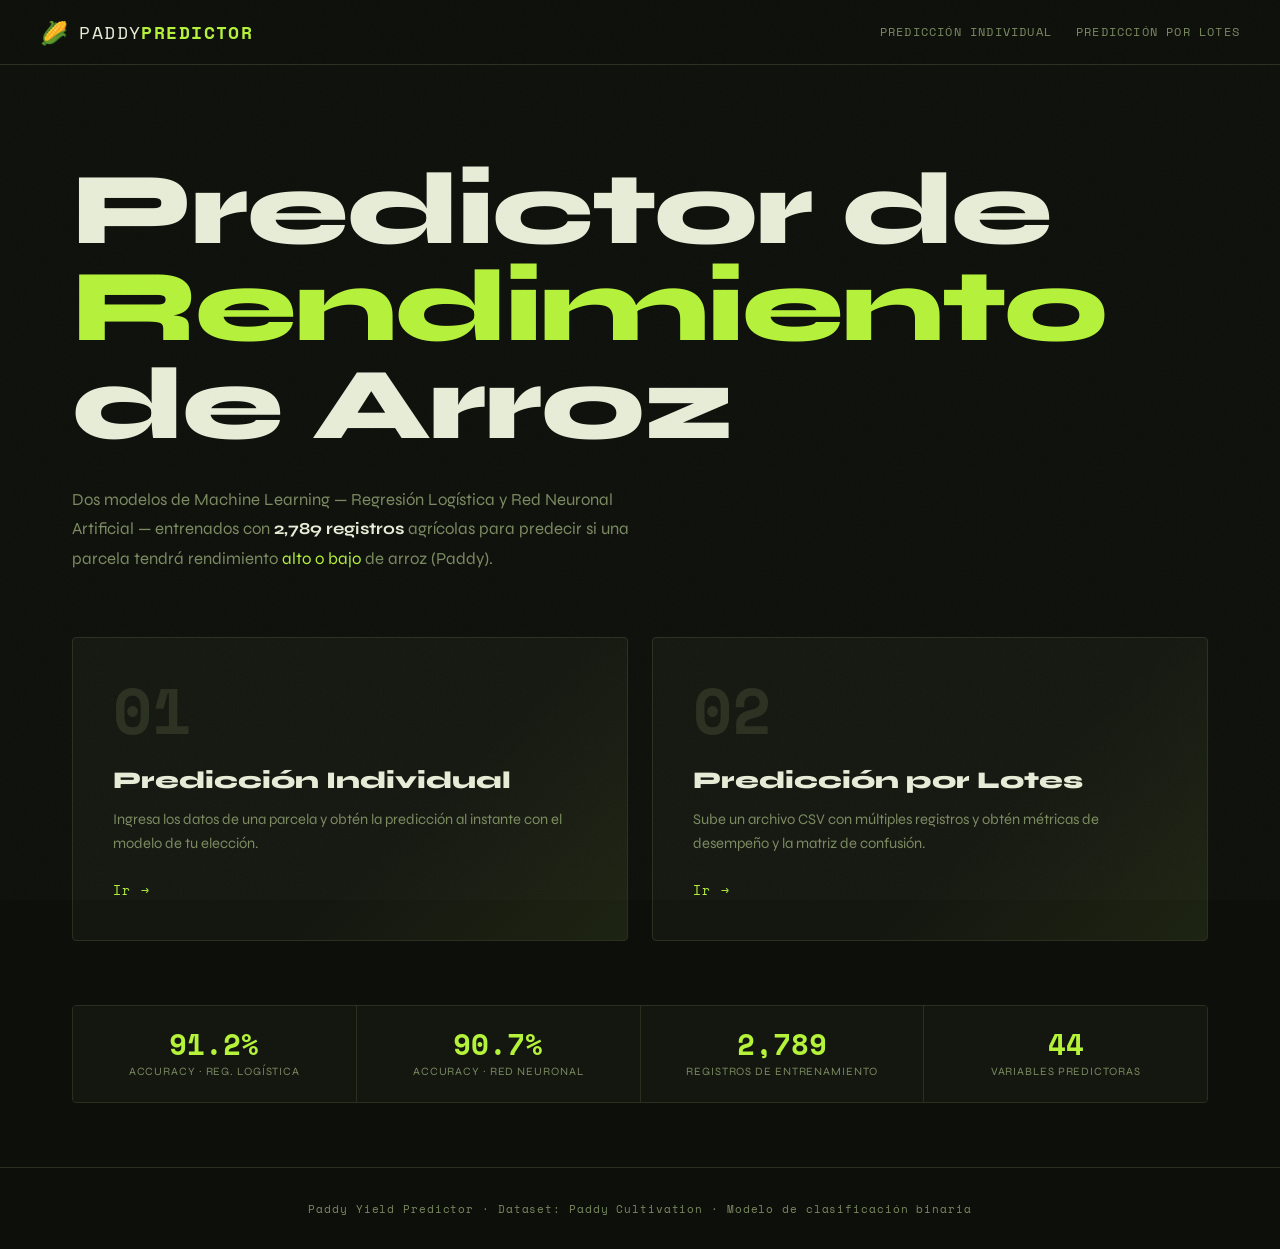
<file: index.html>
<!DOCTYPE html>
<html lang="es">
<head>
  <meta charset="UTF-8" />
  <meta name="viewport" content="width=device-width, initial-scale=1.0"/>
  <title>Paddy Yield Predictor</title>
  <link rel="preconnect" href="https://fonts.googleapis.com">
  <link href="https://fonts.googleapis.com/css2?family=Space+Mono:wght@400;700&family=Syne:wght@400;600;800&display=swap" rel="stylesheet">
  <link rel="stylesheet" href="style.css">
</head>
<body>

  <div class="noise"></div>

  <header>
    <div class="header-inner">
      <div class="logo">
        <span class="logo-icon">🌽</span>
        <span class="logo-text">PADDY<b>PREDICTOR</b></span>
      </div>
      <nav>
        <a href="individual.html" class="nav-link">Predicción Individual</a>
        <a href="lotes.html" class="nav-link">Predicción por Lotes</a>
      </nav>
    </div>
  </header>

  <main class="hero">
  
    <h1 class="hero-title">
      Predictor de<br>
      <span class="accent">Rendimiento</span><br>
      de Arroz
    </h1>
    <p class="hero-desc">
      Dos modelos de Machine Learning — Regresión Logística y Red Neuronal Artificial —
      entrenados con <strong>2,789 registros</strong> agrícolas para predecir si una parcela
      tendrá rendimiento <em>alto o bajo</em> de arroz (Paddy).
    </p>

    <div class="cards">
      <a href="individual.html" class="card card-individual">
        <div class="card-number">01</div>
        <div class="card-content">
          <h2>Predicción Individual</h2>
          <p>Ingresa los datos de una parcela y obtén la predicción al instante con el modelo de tu elección.</p>
          <span class="card-cta">Ir →</span>
        </div>
      </a>
      <a href="lotes.html" class="card card-lotes">
        <div class="card-number">02</div>
        <div class="card-content">
          <h2>Predicción por Lotes</h2>
          <p>Sube un archivo CSV con múltiples registros y obtén métricas de desempeño y la matriz de confusión.</p>
          <span class="card-cta">Ir →</span>
        </div>
      </a>
    </div>

    <div class="metrics-strip">
      <div class="metric">
        <span class="metric-val">91.2%</span>
        <span class="metric-label">Accuracy · Reg. Logística</span>
      </div>
      <div class="metric-sep"></div>
      <div class="metric">
        <span class="metric-val">90.7%</span>
        <span class="metric-label">Accuracy · Red Neuronal</span>
      </div>
      <div class="metric-sep"></div>
      <div class="metric">
        <span class="metric-val">2,789</span>
        <span class="metric-label">Registros de entrenamiento</span>
      </div>
      <div class="metric-sep"></div>
      <div class="metric">
        <span class="metric-val">44</span>
        <span class="metric-label">Variables predictoras</span>
      </div>
    </div>
  </main>

  <footer>
    <span>Paddy Yield Predictor · Dataset: Paddy Cultivation · Modelo de clasificación binaria</span>
  </footer>

  <script src="models/model.js"></script>
</body>
</html>
</file>
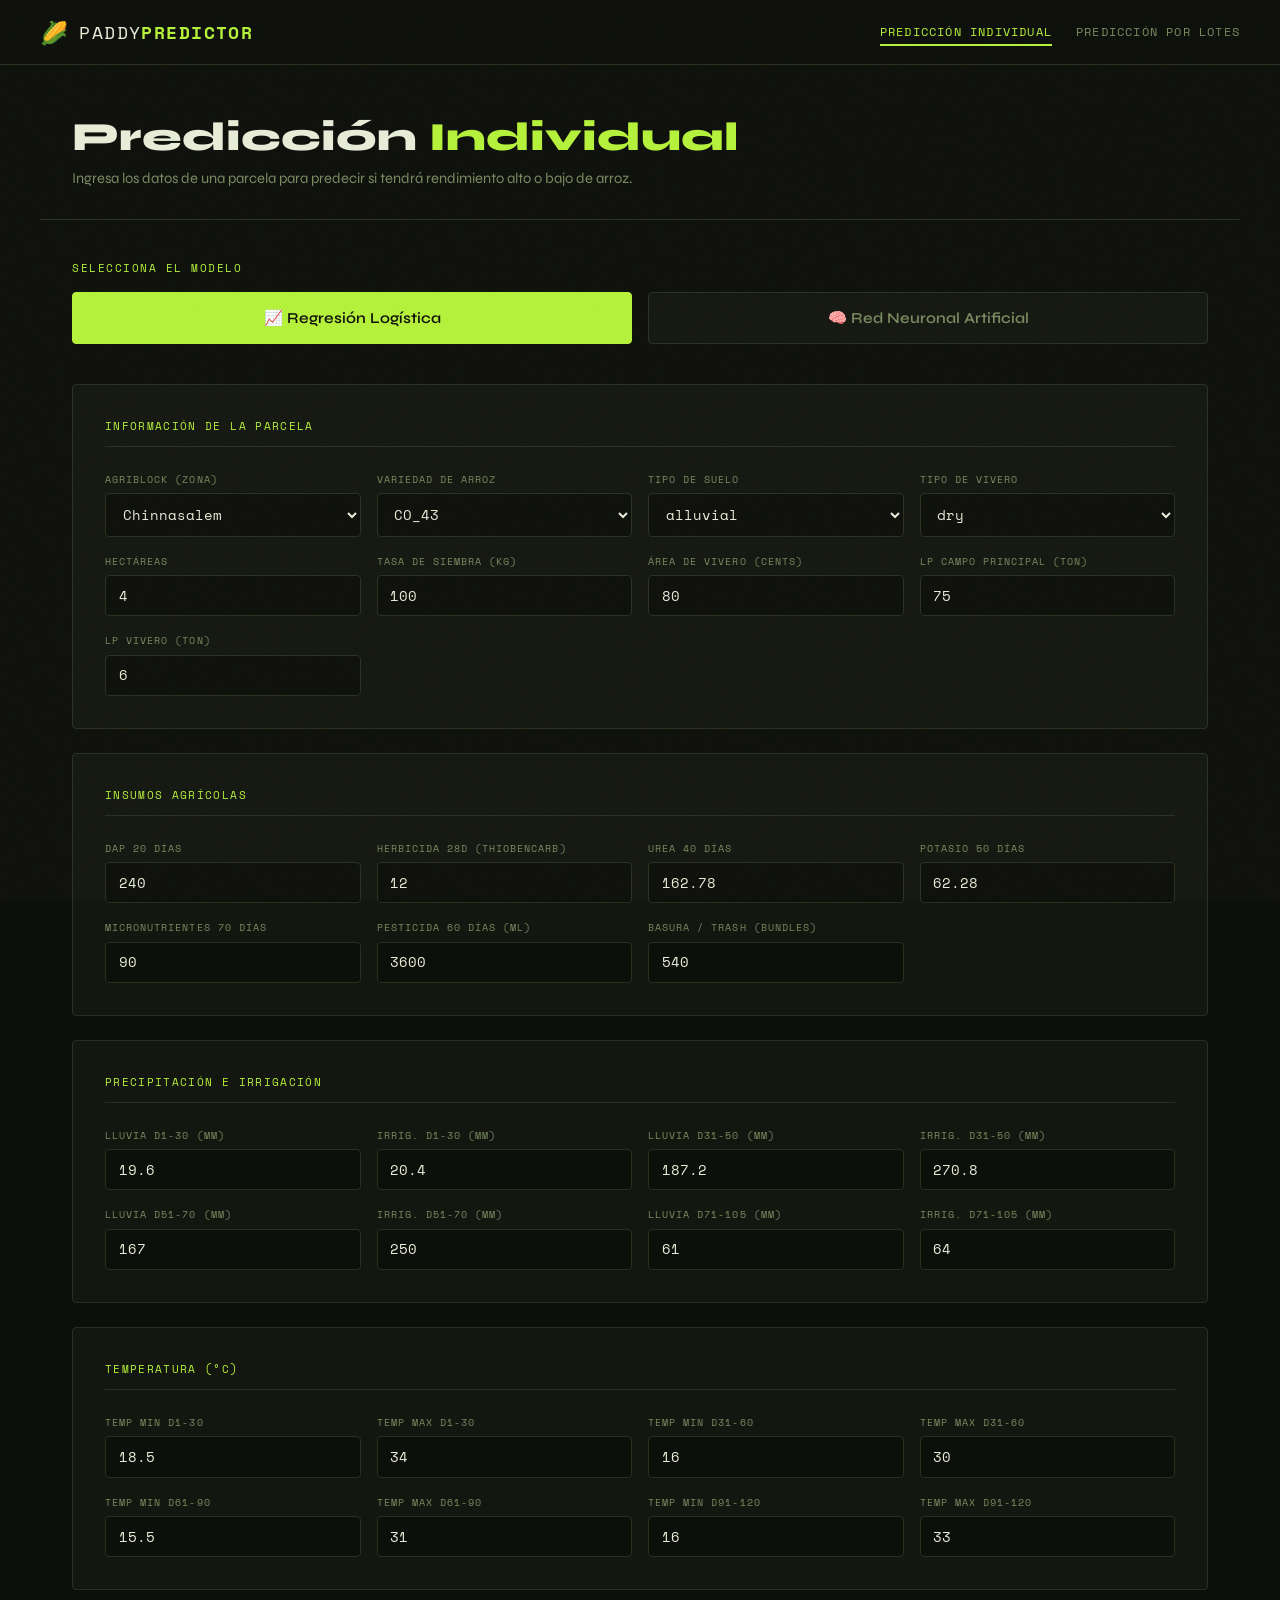
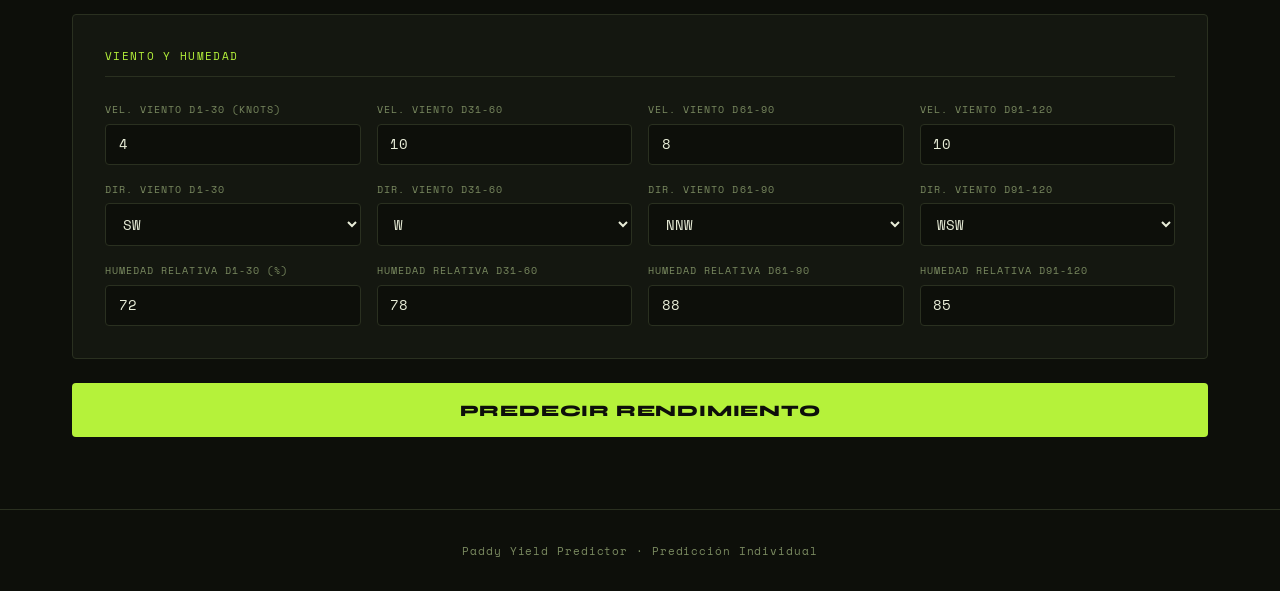
<file: individual.html>
<!DOCTYPE html>
<html lang="es">
<head>
  <meta charset="UTF-8"/>
  <meta name="viewport" content="width=device-width, initial-scale=1.0"/>
  <title>Predicción Individual · PaddyAI</title>
  <link rel="preconnect" href="https://fonts.googleapis.com">
  <link href="https://fonts.googleapis.com/css2?family=Space+Mono:wght@400;700&family=Syne:wght@400;600;800&display=swap" rel="stylesheet">
  <link rel="stylesheet" href="style.css">
</head>
<body>
<div class="noise"></div>

<header>
  <div class="header-inner">
    <a href="index.html" class="logo">
      <span class="logo-icon">🌽</span>
      <span class="logo-text">PADDY<b>PREDICTOR</b></span>
    </a>
    <nav>
      <a href="individual.html" class="nav-link active">Predicción Individual</a>
      <a href="lotes.html" class="nav-link">Predicción por Lotes</a>
    </nav>
  </div>
</header>

<div class="page-header">
  <h1>Predicción <span class="accent">Individual</span></h1>
  <p>Ingresa los datos de una parcela para predecir si tendrá rendimiento alto o bajo de arroz.</p>
</div>

<div class="page-content">

  <!-- Model Selector -->
  <div style="margin-bottom:1rem">
    <span class="section-label">Selecciona el modelo</span>
  </div>
  <div class="model-selector">
    <button class="model-btn active" id="btnLR" onclick="selectModel('lr')">
      📈 Regresión Logística
    </button>
    <button class="model-btn" id="btnNN" onclick="selectModel('nn')">
      🧠 Red Neuronal Artificial
    </button>
  </div>

  <!-- Form -->
  <form id="predForm" onsubmit="runPredict(event)">

    <div class="form-section">
      <div class="form-section-title"> Información de la parcela</div>
      <div class="form-grid">
        <div class="field">
          <label>Agriblock (Zona)</label>
          <select name="Agriblock">
            <option>Chinnasalem</option><option>Cuddalore</option>
            <option>Kallakurichi</option><option>Kurinjipadi</option><option>Panruti</option>
          </select>
        </div>
        <div class="field">
          <label>Variedad de arroz</label>
          <select name="Variety">
            <option>CO_43</option><option>delux ponni</option><option>ponmani</option>
          </select>
        </div>
        <div class="field">
          <label>Tipo de suelo</label>
          <select name="Soil Types">
            <option>alluvial</option><option>clay</option>
          </select>
        </div>
        <div class="field">
          <label>Tipo de vivero</label>
          <select name="Nursery">
            <option>dry</option><option>wet</option>
          </select>
        </div>
        <div class="field">
          <label>Hectáreas</label>
          <input type="number" name="Hectares" value="4" min="1" max="6" step="0.5"/>
        </div>
        <div class="field">
          <label>Tasa de siembra (Kg)</label>
          <input type="number" name="Seedrate(in Kg)" value="100" min="25" max="150"/>
        </div>
        <div class="field">
          <label>Área de vivero (Cents)</label>
          <input type="number" name="Nursery area (Cents)" value="80" min="20" max="120"/>
        </div>
        <div class="field">
          <label>LP Campo principal (Ton)</label>
          <input type="number" name="LP_Mainfield(in Tonnes)" value="75" step="0.5"/>
        </div>
        <div class="field">
          <label>LP Vivero (Ton)</label>
          <input type="number" name="LP_nurseryarea(in Tonnes)" value="6"/>
        </div>
      </div>
    </div>

    <div class="form-section">
      <div class="form-section-title"> Insumos agrícolas</div>
      <div class="form-grid">
        <div class="field">
          <label>DAP 20 días</label>
          <input type="number" name="DAP_20days" value="240"/>
        </div>
        <div class="field">
          <label>Herbicida 28D (thiobencarb)</label>
          <input type="number" name="Weed28D_thiobencarb" value="12"/>
        </div>
        <div class="field">
          <label>Urea 40 días</label>
          <input type="number" name="Urea_40Days" value="162.78" step="0.01"/>
        </div>
        <div class="field">
          <label>Potasio 50 días</label>
          <input type="number" name="Potassh_50Days" value="62.28" step="0.01"/>
        </div>
        <div class="field">
          <label>Micronutrientes 70 días</label>
          <input type="number" name="Micronutrients_70Days" value="90"/>
        </div>
        <div class="field">
          <label>Pesticida 60 días (ml)</label>
          <input type="number" name="Pest_60Day(in ml)" value="3600"/>
        </div>
        <div class="field">
          <label>Basura / Trash (bundles)</label>
          <input type="number" name="Trash(in bundles)" value="540"/>
        </div>
      </div>
    </div>

    <div class="form-section">
      <div class="form-section-title"> Precipitación e irrigación</div>
      <div class="form-grid">
        <div class="field"><label>Lluvia D1-30 (mm)</label><input type="number" name="30DRain( in mm)" value="19.6" step="0.1"/></div>
        <div class="field"><label>Irrig. D1-30 (mm)</label><input type="number" name="30DAI(in mm)" value="20.4" step="0.1"/></div>
        <div class="field"><label>Lluvia D31-50 (mm)</label><input type="number" name="30_50DRain( in mm)" value="187.2" step="0.1"/></div>
        <div class="field"><label>Irrig. D31-50 (mm)</label><input type="number" name="30_50DAI(in mm)" value="270.8" step="0.1"/></div>
        <div class="field"><label>Lluvia D51-70 (mm)</label><input type="number" name="51_70DRain(in mm)" value="167" step="0.1"/></div>
        <div class="field"><label>Irrig. D51-70 (mm)</label><input type="number" name="51_70AI(in mm)" value="250" step="0.1"/></div>
        <div class="field"><label>Lluvia D71-105 (mm)</label><input type="number" name="71_105DRain(in mm)" value="61" step="0.1"/></div>
        <div class="field"><label>Irrig. D71-105 (mm)</label><input type="number" name="71_105DAI(in mm)" value="64" step="0.1"/></div>
      </div>
    </div>

    <div class="form-section">
      <div class="form-section-title"> Temperatura (°C)</div>
      <div class="form-grid">
        <div class="field"><label>Temp min D1-30</label><input type="number" name="Min temp_D1_D30" value="18.5" step="0.5"/></div>
        <div class="field"><label>Temp max D1-30</label><input type="number" name="Max temp_D1_D30" value="34"/></div>
        <div class="field"><label>Temp min D31-60</label><input type="number" name="Min temp_D31_D60" value="16" step="0.5"/></div>
        <div class="field"><label>Temp max D31-60</label><input type="number" name="Max temp_D31_D60" value="30"/></div>
        <div class="field"><label>Temp min D61-90</label><input type="number" name="Min temp_D61_D90" value="15.5" step="0.5"/></div>
        <div class="field"><label>Temp max D61-90</label><input type="number" name="Max temp_D61_D90" value="31" step="0.5"/></div>
        <div class="field"><label>Temp min D91-120</label><input type="number" name="Min temp_D91_D120" value="16" step="0.5"/></div>
        <div class="field"><label>Temp max D91-120</label><input type="number" name="Max temp_D91_D120" value="33" step="0.5"/></div>
      </div>
    </div>

    <div class="form-section">
      <div class="form-section-title"> Viento y Humedad</div>
      <div class="form-grid">
        <div class="field"><label>Vel. viento D1-30 (knots)</label><input type="number" name="Inst Wind Speed_D1_D30(in Knots)" value="4"/></div>
        <div class="field"><label>Vel. viento D31-60</label><input type="number" name="Inst Wind Speed_D31_D60(in Knots)" value="10"/></div>
        <div class="field"><label>Vel. viento D61-90</label><input type="number" name="Inst Wind Speed_D61_D90(in Knots)" value="8"/></div>
        <div class="field"><label>Vel. viento D91-120</label><input type="number" name="Inst Wind Speed_D91_D120(in Knots)" value="10"/></div>
        <div class="field">
          <label>Dir. viento D1-30</label>
          <select name="Wind Direction_D1_D30"><option>SW</option><option>E</option><option>ENE</option><option>NW</option><option>SSE</option></select>
        </div>
        <div class="field">
          <label>Dir. viento D31-60</label>
          <select name="Wind Direction_D31_D60"><option>W</option><option>ENE</option><option>NE</option><option>S</option><option>WNW</option></select>
        </div>
        <div class="field">
          <label>Dir. viento D61-90</label>
          <select name="Wind Direction_D61_D90"><option>NNW</option><option>NE</option><option>NNE</option><option>SE</option><option>SW</option></select>
        </div>
        <div class="field">
          <label>Dir. viento D91-120</label>
          <select name="Wind Direction_D91_D120"><option>WSW</option><option>NNW</option><option>NW</option><option>S</option><option>SSE</option><option>W</option></select>
        </div>
        <div class="field"><label>Humedad relativa D1-30 (%)</label><input type="number" name="Relative Humidity_D1_D30" value="72" step="0.5"/></div>
        <div class="field"><label>Humedad relativa D31-60</label><input type="number" name="Relative Humidity_D31_D60" value="78"/></div>
        <div class="field"><label>Humedad relativa D61-90</label><input type="number" name="Relative Humidity_D61_D90" value="88"/></div>
        <div class="field"><label>Humedad relativa D91-120</label><input type="number" name="Relative Humidity_D91_D120" value="85"/></div>
      </div>
    </div>

    <button type="submit" class="predict-btn"> PREDECIR RENDIMIENTO</button>
  </form>

  <!-- Result -->
  <div class="result-box" id="resultBox">
    <span class="section-label">Resultado</span>
    <div class="result-verdict" id="resultVerdict"></div>
    <div class="result-sub" id="resultSub"></div>
    <div class="result-prob" id="resultProb"></div>
  </div>

</div>

<footer>
  <span>Paddy Yield Predictor · Predicción Individual</span>
</footer>

<script src="models/model_data.js"></script>
<script src="models/model.js"></script>
<script>
  let currentModel = 'lr';

  function selectModel(m) {
    currentModel = m;
    document.getElementById('btnLR').classList.toggle('active', m === 'lr');
    document.getElementById('btnNN').classList.toggle('active', m === 'nn');
    document.getElementById('resultBox').classList.remove('show');
  }

  function runPredict(e) {
    e.preventDefault();
    const form = document.getElementById('predForm');
    const data = Object.fromEntries(new FormData(form).entries());
    const result = predict(data, currentModel);

    const box = document.getElementById('resultBox');
    const verdict = document.getElementById('resultVerdict');
    const sub = document.getElementById('resultSub');
    const prob = document.getElementById('resultProb');
    const modelName = currentModel === 'lr' ? 'Regresión Logística' : 'Red Neuronal Artificial';
    const pct = (result.prob * 100).toFixed(1);
    const median = MODEL_DATA.median_yield.toLocaleString('es');

    if (result.pred === 1) {
      verdict.textContent = ' Rendimiento ALTO';
      verdict.className = 'result-verdict high';
      sub.textContent = `Modelo: ${modelName} · Probabilidad: ${pct}% · Umbral: mediana ≥ ${median} Kg`;
    } else {
      verdict.textContent = ' Rendimiento BAJO';
      verdict.className = 'result-verdict low';
      sub.textContent = `Modelo: ${modelName} · Probabilidad de alto: ${pct}% · Umbral: mediana ${median} Kg`;
    }

    prob.innerHTML = `
      <div style="display:flex;align-items:center;gap:1rem;margin-top:1rem;">
        <span style="font-family:var(--font-mono);font-size:0.75rem;color:var(--muted);min-width:120px">P(rendimiento alto)</span>
        <div class="prob-bar-wrap" style="flex:1">
          <div class="prob-bar" style="width:${pct}%"></div>
        </div>
        <span style="font-family:var(--font-mono);font-size:0.9rem;color:var(--accent);min-width:45px">${pct}%</span>
      </div>
    `;

    box.classList.add('show');
    box.scrollIntoView({ behavior: 'smooth', block: 'nearest' });
  }
</script>
</body>
</html>
</file>
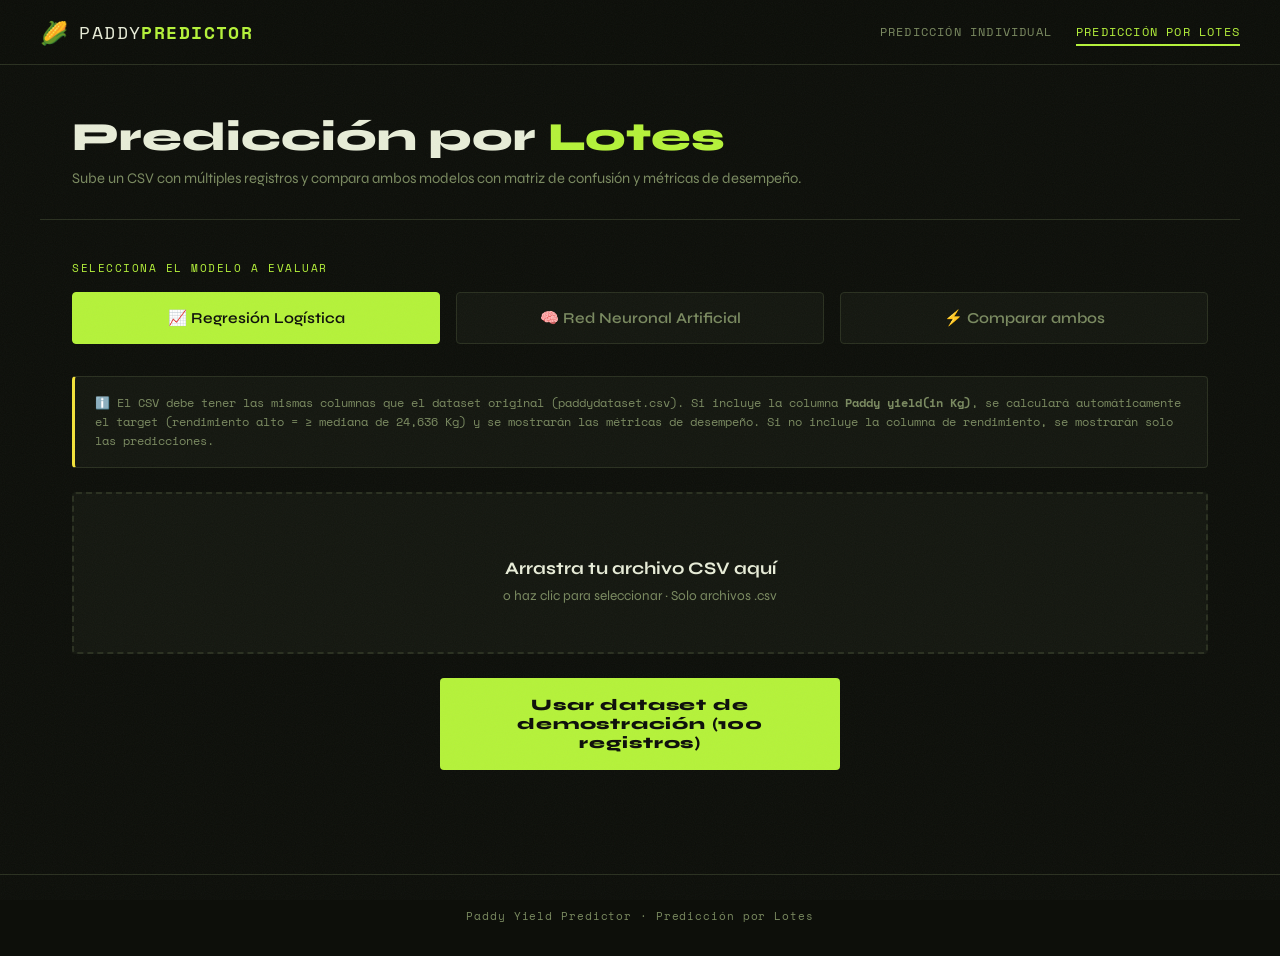
<file: lotes.html>
<!DOCTYPE html>
<html lang="es">
<head>
  <meta charset="UTF-8"/>
  <meta name="viewport" content="width=device-width, initial-scale=1.0"/>
  <title>Predicción por Lotes · PaddyAI</title>
  <link rel="preconnect" href="https://fonts.googleapis.com">
  <link href="https://fonts.googleapis.com/css2?family=Space+Mono:wght@400;700&family=Syne:wght@400;600;800&display=swap" rel="stylesheet">
  <link rel="stylesheet" href="style.css">
  <style>
    .results-panel { margin-top: 2rem; }
    .panel-title {
      font-family: var(--font-mono);
      font-size: 0.7rem;
      letter-spacing: 0.12em;
      text-transform: uppercase;
      color: var(--accent);
      margin-bottom: 1.25rem;
    }
    .cm-block {
      background: var(--surface);
      border: 1px solid var(--border);
      border-radius: var(--radius);
      padding: 2rem;
      margin-bottom: 1.5rem;
    }
    .model-tag {
      font-family: var(--font-mono);
      font-size: 0.72rem;
      letter-spacing: 0.1em;
      text-transform: uppercase;
      padding: 0.3rem 0.75rem;
      border-radius: 2px;
      display: inline-block;
      margin-bottom: 1.25rem;
    }
    .tag-lr { background: rgba(181,242,58,0.15); color: var(--accent); }
    .tag-nn { background: rgba(242,226,58,0.15); color: var(--accent2); }

    .compare-grid {
      display: grid;
      grid-template-columns: 1fr 1fr;
      gap: 1.5rem;
      margin-bottom: 2rem;
    }
    @media(max-width:800px){ .compare-grid { grid-template-columns: 1fr; } }

    .preview-table-wrap {
      overflow-x: auto;
      max-height: 280px;
      border: 1px solid var(--border);
      border-radius: var(--radius);
    }
    .preview-table {
      width: 100%; border-collapse: collapse;
      font-family: var(--font-mono); font-size: 0.72rem;
    }
    .preview-table th {
      background: var(--surface2);
      padding: 0.5rem 0.75rem;
      text-align: left;
      color: var(--muted);
      border-bottom: 1px solid var(--border);
      white-space: nowrap;
      position: sticky; top: 0;
    }
    .preview-table td {
      padding: 0.45rem 0.75rem;
      border-bottom: 1px solid var(--border);
      white-space: nowrap;
    }
    .badge-high { color: var(--accent); font-weight: 700; }
    .badge-low { color: var(--danger); font-weight: 700; }
    .badge-correct { background: rgba(181,242,58,0.15); }
    .badge-wrong { background: rgba(242,90,58,0.1); }

    .info-note {
      background: var(--surface);
      border: 1px solid var(--border);
      border-left: 3px solid var(--accent2);
      border-radius: var(--radius);
      padding: 1rem 1.25rem;
      font-family: var(--font-mono);
      font-size: 0.75rem;
      color: var(--muted);
      line-height: 1.6;
      margin-bottom: 1.5rem;
    }
  </style>
</head>
<body>
<div class="noise"></div>

<header>
  <div class="header-inner">
    <a href="index.html" class="logo">
      <span class="logo-icon">🌽</span>
      <span class="logo-text">PADDY<b>PREDICTOR</b></span>
    </a>
    <nav>
      <a href="individual.html" class="nav-link">Predicción Individual</a>
      <a href="lotes.html" class="nav-link active">Predicción por Lotes</a>
    </nav>
  </div>
</header>

<div class="page-header">
  <h1>Predicción por <span class="accent">Lotes</span></h1>
  <p>Sube un CSV con múltiples registros y compara ambos modelos con matriz de confusión y métricas de desempeño.</p>
</div>

<div class="page-content">

  <!-- Model Selector -->
  <span class="section-label">Selecciona el modelo a evaluar</span>
  <div class="model-selector" style="margin-bottom:2rem">
    <button class="model-btn active" id="btnLR" onclick="selectModel('lr')">📈 Regresión Logística</button>
    <button class="model-btn" id="btnNN" onclick="selectModel('nn')">🧠 Red Neuronal Artificial</button>
    <button class="model-btn" id="btnBoth" onclick="selectModel('both')">⚡ Comparar ambos</button>
  </div>

  <!-- Info note -->
  <div class="info-note">
    ℹ️ El CSV debe tener las mismas columnas que el dataset original (paddydataset.csv).
    Si incluye la columna <strong>Paddy yield(in Kg)</strong>, se calculará automáticamente el target
    (rendimiento alto = ≥ mediana de 24,636 Kg) y se mostrarán las métricas de desempeño.
    Si no incluye la columna de rendimiento, se mostrarán solo las predicciones.
  </div>

  <!-- Upload Zone -->
  <div class="upload-zone" id="uploadZone" onclick="document.getElementById('fileInput').click()"
       ondragover="handleDragOver(event)" ondrop="handleDrop(event)">
    <div class="upload-icon"></div>
    <h3>Arrastra tu archivo CSV aquí</h3>
    <p>o haz clic para seleccionar · Solo archivos .csv</p>
    <input type="file" id="fileInput" accept=".csv" onchange="handleFile(event)"/>
  </div>

  <!-- Use demo dataset -->
  <div style="text-align:center; margin-bottom:2rem">
    <button class="predict-btn" onclick="loadDemo()" style="max-width:400px;display:inline-block">
       Usar dataset de demostración (100 registros)
    </button>
  </div>

  <!-- Results -->
  <div id="resultsPanel" class="results-panel" style="display:none">

    <div id="previewSection" style="margin-bottom:2rem">
      <div class="panel-title" id="previewTitle"></div>
      <div class="preview-table-wrap" id="previewTable"></div>
    </div>

    <div id="metricsSection" style="display:none">
      <div class="panel-title">Métricas de Desempeño</div>
      <div class="compare-grid" id="cmGrid"></div>
      <div id="metricsTable"></div>
    </div>

  </div>

</div>

<footer>
  <span>Paddy Yield Predictor · Predicción por Lotes</span>
</footer>

<script src="models/model_data.js"></script>
<script src="models/model.js"></script>
<script>
  let currentModel = 'lr';
  let loadedRows = [];

  function selectModel(m) {
    currentModel = m;
    ['lr','nn','both'].forEach(id => {
      document.getElementById('btn' + id.charAt(0).toUpperCase() + id.slice(1))
        .classList.toggle('active', m === id);
    });
    if (loadedRows.length > 0) renderResults(loadedRows);
  }

  // ===== FILE HANDLING =====
  function handleDragOver(e) { e.preventDefault(); document.getElementById('uploadZone').classList.add('drag'); }
  function handleDrop(e) {
    e.preventDefault();
    document.getElementById('uploadZone').classList.remove('drag');
    const file = e.dataTransfer.files[0];
    if (file) parseCSV(file);
  }
  function handleFile(e) {
    const file = e.target.files[0];
    if (file) parseCSV(file);
  }

  function parseCSV(file) {
    const reader = new FileReader();
    reader.onload = (e) => {
      const text = e.target.result;
      const rows = csvToRows(text);
      loadedRows = rows;
      renderResults(rows);
    };
    reader.readAsText(file);
  }

  function csvToRows(text) {
    const lines = text.trim().split('\n');
    const headers = lines[0].split(',').map(h => h.trim().replace(/\r/g,''));
    return lines.slice(1).map(line => {
      const vals = line.split(',').map(v => v.trim().replace(/\r/g,''));
      const obj = {};
      headers.forEach((h, i) => obj[h] = vals[i] || '');
      return obj;
    }).filter(r => Object.values(r).some(v => v));
  }

  function loadDemo() {
    // Use first 100 rows equivalent - we'll build sample data from the model scaler mean
    // Just load the dataset as-is with a note
    const sampleRows = buildSampleRows(100);
    loadedRows = sampleRows;
    renderResults(sampleRows);
  }

  function buildSampleRows(n) {
    // Build realistic demo rows from the categorical options and numeric means
    const agriblocks = ['Chinnasalem','Cuddalore','Kallakurichi','Kurinjipadi','Panruti'];
    const varieties = ['CO_43','delux ponni','ponmani'];
    const soils = ['alluvial','clay'];
    const nurseries = ['dry','wet'];
    const windDirs1 = ['SW','E','ENE','NW','SSE'];
    const windDirs2 = ['ENE','NE','S','W','WNW'];
    const windDirs3 = ['NE','NNE','NNW','SE','SW'];
    const windDirs4 = ['NNW','NW','S','SSE','W','WSW'];
    const rows = [];
    // Seed simple LCG for reproducible demo
    let seed = 42;
    function rand() { seed = (seed * 1664525 + 1013904223) & 0x7fffffff; return seed / 0x7fffffff; }
    function rnd(min, max) { return +(min + rand() * (max - min)).toFixed(1); }
    function pick(arr) { return arr[Math.floor(rand() * arr.length)]; }

    for (let i = 0; i < n; i++) {
      const yieldKg = rnd(8000, 38000);
      rows.push({
        'Hectares': rnd(1,6),
        'Agriblock': pick(agriblocks),
        'Variety': pick(varieties),
        'Soil Types': pick(soils),
        'Seedrate(in Kg)': rnd(25,150),
        'LP_Mainfield(in Tonnes)': rnd(40,100),
        'Nursery': pick(nurseries),
        'Nursery area (Cents)': rnd(20,120),
        'LP_nurseryarea(in Tonnes)': rnd(2,10),
        'DAP_20days': rnd(100,400),
        'Weed28D_thiobencarb': rnd(6,20),
        'Urea_40Days': rnd(100,250),
        'Potassh_50Days': rnd(40,100),
        'Micronutrients_70Days': rnd(50,150),
        'Pest_60Day(in ml)': rnd(2000,6000),
        '30DRain( in mm)': rnd(5,50),
        '30DAI(in mm)': rnd(5,50),
        '30_50DRain( in mm)': rnd(100,300),
        '30_50DAI(in mm)': rnd(150,350),
        '51_70DRain(in mm)': rnd(80,250),
        '51_70AI(in mm)': rnd(100,300),
        '71_105DRain(in mm)': rnd(30,100),
        '71_105DAI(in mm)': rnd(30,100),
        'Min temp_D1_D30': rnd(16,22),
        'Max temp_D1_D30': rnd(28,37),
        'Min temp_D31_D60': rnd(14,20),
        'Max temp_D31_D60': rnd(26,36),
        'Min temp_D61_D90': rnd(13,19),
        'Max temp_D61_D90': rnd(27,35),
        'Min temp_D91_D120': rnd(14,20),
        'Max temp_D91_D120': rnd(28,36),
        'Inst Wind Speed_D1_D30(in Knots)': rnd(2,15),
        'Inst Wind Speed_D31_D60(in Knots)': rnd(2,15),
        'Inst Wind Speed_D61_D90(in Knots)': rnd(2,15),
        'Inst Wind Speed_D91_D120(in Knots)': rnd(2,15),
        'Wind Direction_D1_D30': pick(windDirs1),
        'Wind Direction_D31_D60': pick(windDirs2),
        'Wind Direction_D61_D90': pick(windDirs3),
        'Wind Direction_D91_D120': pick(windDirs4),
        'Relative Humidity_D1_D30': rnd(55,95),
        'Relative Humidity_D31_D60': rnd(60,98),
        'Relative Humidity_D61_D90': rnd(65,98),
        'Relative Humidity_D91_D120': rnd(60,95),
        'Trash(in bundles)': rnd(300,700),
        'Paddy yield(in Kg)': yieldKg
      });
    }
    return rows;
  }

  // ===== RENDER =====
  function renderResults(rows) {
    document.getElementById('resultsPanel').style.display = 'block';

    const hasTarget = rows.length > 0 && rows[0]['Paddy yield(in Kg)'] !== undefined;

    // Compute predictions
    const modelsToRun = currentModel === 'both' ? ['lr','nn'] : [currentModel];
    const predictions = {};
    modelsToRun.forEach(m => {
      predictions[m] = rows.map(r => {
        const res = predict(r, m);
        let target = -1;
        if (hasTarget) {
          const y = parseFloat(r['Paddy yield(in Kg)']);
          target = y >= MODEL_DATA.median_yield ? 1 : 0;
        }
        return { ...res, target };
      });
    });

    // Preview table
    const displayRows = rows.slice(0, 50);
    const previewTitle = document.getElementById('previewTitle');
    previewTitle.textContent = `Predicciones · ${rows.length} registros ${rows.length > 50 ? '(mostrando primeros 50)' : ''}`;

    let tableHTML = `<table class="preview-table"><thead><tr>
      <th>#</th><th>Zona</th><th>Variedad</th><th>Suelo</th>`;
    if (hasTarget) tableHTML += `<th>Rendimiento real</th>`;
    modelsToRun.forEach(m => {
      const label = m === 'lr' ? 'Reg. Logística' : 'Red Neuronal';
      tableHTML += `<th>${label}</th><th>P(alto)</th>`;
      if (hasTarget) tableHTML += `<th>✓?</th>`;
    });
    tableHTML += `</tr></thead><tbody>`;

    displayRows.forEach((row, i) => {
      const rowClass = hasTarget ? (modelsToRun.every(m => predictions[m][i].pred === predictions[m][i].target) ? 'badge-correct' : 'badge-wrong') : '';
      tableHTML += `<tr class="${rowClass}"><td>${i+1}</td>
        <td>${row['Agriblock'] || '—'}</td>
        <td>${row['Variety'] || '—'}</td>
        <td>${row['Soil Types'] || '—'}</td>`;

      if (hasTarget) {
        const t = predictions[modelsToRun[0]][i].target;
        tableHTML += `<td class="${t===1?'badge-high':'badge-low'}">${t===1?'ALTO':'BAJO'}</td>`;
      }

      modelsToRun.forEach(m => {
        const p = predictions[m][i];
        const correct = hasTarget ? p.pred === p.target : null;
        tableHTML += `<td class="${p.pred===1?'badge-high':'badge-low'}">${p.pred===1?'ALTO':'BAJO'}</td>
          <td>${(p.prob*100).toFixed(1)}%</td>`;
        if (hasTarget) tableHTML += `<td>${correct ? '✓' : '✗'}</td>`;
      });
      tableHTML += `</tr>`;
    });
    tableHTML += `</tbody></table>`;
    document.getElementById('previewTable').innerHTML = tableHTML;

    // Metrics (only if target is available)
    const metricsSection = document.getElementById('metricsSection');
    if (hasTarget) {
      metricsSection.style.display = 'block';
      const cmGrid = document.getElementById('cmGrid');
      let cmHTML = '';
      modelsToRun.forEach(m => {
        const preds = predictions[m].map(p => p.pred);
        const targets = predictions[m].map(p => p.target).filter(t => t !== -1);
        const predsFiltered = predictions[m].filter(p => p.target !== -1).map(p => p.pred);

        let tp=0,tn=0,fp=0,fn=0;
        targets.forEach((t,i) => {
          const p = predsFiltered[i];
          if(t===1&&p===1)tp++; else if(t===0&&p===0)tn++;
          else if(t===0&&p===1)fp++; else fn++;
        });
        const total = tp+tn+fp+fn;
        const acc = total>0?((tp+tn)/total*100).toFixed(1):0;
        const prec = (tp+fp)>0?(tp/(tp+fp)*100).toFixed(1):0;
        const rec = (tp+fn)>0?(tp/(tp+fn)*100).toFixed(1):0;
        const f1p = parseFloat(prec), f1r = parseFloat(rec);
        const f1 = (f1p+f1r)>0?(2*f1p*f1r/(f1p+f1r)).toFixed(1):0;

        const tagCls = m==='lr'?'tag-lr':'tag-nn';
        const label = m==='lr'?'Regresión Logística':'Red Neuronal Artificial';

        cmHTML += `<div class="cm-block">
          <span class="model-tag ${tagCls}">${label}</span>
          <div class="panel-title">Matriz de Confusión</div>
          <div class="matrix-grid">
            <div class="matrix-cell header"></div>
            <div class="matrix-cell header">Pred BAJO</div>
            <div class="matrix-cell header">Pred ALTO</div>
            <div class="matrix-cell header">Real BAJO</div>
            <div class="matrix-cell tn"><span class="matrix-val">${tn}</span><span class="matrix-lbl">TN</span></div>
            <div class="matrix-cell fp"><span class="matrix-val">${fp}</span><span class="matrix-lbl">FP</span></div>
            <div class="matrix-cell header">Real ALTO</div>
            <div class="matrix-cell fn"><span class="matrix-val">${fn}</span><span class="matrix-lbl">FN</span></div>
            <div class="matrix-cell tp"><span class="matrix-val">${tp}</span><span class="matrix-lbl">TP</span></div>
          </div>
          <table class="metrics-table" style="margin-top:1.5rem">
            <thead><tr><th>Métrica</th><th>Valor</th></tr></thead>
            <tbody>
              <tr><td>Accuracy</td><td class="val-accent">${acc}%</td></tr>
              <tr><td>Precisión</td><td class="val-accent">${prec}%</td></tr>
              <tr><td>Recall (Sensibilidad)</td><td class="val-accent">${rec}%</td></tr>
              <tr><td>F1-Score</td><td class="val-accent">${f1}%</td></tr>
              <tr><td>Total registros evaluados</td><td>${total}</td></tr>
            </tbody>
          </table>
        </div>`;
      });
      cmGrid.innerHTML = cmHTML;

      // Overall comparison if both
      if (currentModel === 'both') {
        document.getElementById('metricsTable').innerHTML = `
          <div class="panel-title" style="margin-top:1rem">Comparación de modelos (entrenamiento completo)</div>
          <table class="metrics-table">
            <thead><tr><th>Métrica</th><th>Reg. Logística</th><th>Red Neuronal</th></tr></thead>
            <tbody>
              <tr><td>Accuracy (dataset completo)</td><td class="val-accent">${MODEL_DATA.lr_metrics.accuracy}%</td><td class="val-accent">${MODEL_DATA.nn_metrics.accuracy}%</td></tr>
              <tr><td>Precisión</td><td>${MODEL_DATA.lr_metrics.precision}%</td><td>${MODEL_DATA.nn_metrics.precision}%</td></tr>
              <tr><td>Recall</td><td>${MODEL_DATA.lr_metrics.recall}%</td><td>${MODEL_DATA.nn_metrics.recall}%</td></tr>
              <tr><td>F1-Score</td><td>${MODEL_DATA.lr_metrics.f1}%</td><td>${MODEL_DATA.nn_metrics.f1}%</td></tr>
            </tbody>
          </table>`;
      } else {
        document.getElementById('metricsTable').innerHTML = '';
      }
    } else {
      metricsSection.style.display = 'none';
    }

    document.getElementById('resultsPanel').scrollIntoView({ behavior: 'smooth' });
  }
</script>
</body>
</html>
</file>
<file: style.css>
/* ===== RESET & BASE ===== */
*, *::before, *::after { box-sizing: border-box; margin: 0; padding: 0; }

:root {
  --bg: #0d0f0a;
  --surface: #141710;
  --surface2: #1c2015;
  --border: #2a3020;
  --accent: #b5f23a;
  --accent2: #f2e23a;
  --text: #e8edd8;
  --muted: #7a8a60;
  --danger: #f25a3a;
  --card-h: #1a2010;
  --radius: 4px;
  --font-display: 'Syne', sans-serif;
  --font-mono: 'Space Mono', monospace;
}

html { scroll-behavior: smooth; }

body {
  background: var(--bg);
  color: var(--text);
  font-family: var(--font-display);
  min-height: 100vh;
  position: relative;
  overflow-x: hidden;
}

/* Noise texture */
.noise {
  pointer-events: none;
  position: fixed;
  inset: 0;
  z-index: 999;
  opacity: 0.04;
  background-image: url("data:image/svg+xml,%3Csvg viewBox='0 0 200 200' xmlns='http://www.w3.org/2000/svg'%3E%3Cfilter id='n'%3E%3CfeTurbulence type='fractalNoise' baseFrequency='0.9' numOctaves='4' stitchTiles='stitch'/%3E%3C/filter%3E%3Crect width='100%25' height='100%25' filter='url(%23n)'/%3E%3C/svg%3E");
  background-size: 200px;
}

/* ===== HEADER ===== */
header {
  position: sticky; top: 0; z-index: 100;
  border-bottom: 1px solid var(--border);
  background: rgba(13,15,10,0.85);
  backdrop-filter: blur(12px);
  padding: 0 2rem;
}
.header-inner {
  max-width: 1200px; margin: 0 auto;
  display: flex; align-items: center; justify-content: space-between;
  height: 64px;
}
.logo {
  display: flex; align-items: center; gap: 10px;
  font-family: var(--font-mono);
  font-size: 1.1rem; letter-spacing: 0.08em;
  color: var(--text);
  text-decoration: none;
}
.logo-icon { font-size: 1.4rem; }
.logo b { color: var(--accent); }
nav { display: flex; gap: 1.5rem; }
.nav-link {
  font-family: var(--font-mono);
  font-size: 0.75rem;
  letter-spacing: 0.1em;
  text-transform: uppercase;
  color: var(--muted);
  text-decoration: none;
  transition: color 0.2s;
  padding: 4px 0;
  border-bottom: 2px solid transparent;
}
.nav-link:hover, .nav-link.active {
  color: var(--accent);
  border-color: var(--accent);
}

/* ===== HERO ===== */
.hero {
  max-width: 1200px; margin: 0 auto;
  padding: 6rem 2rem 4rem;
}
.hero-tag {
  font-family: var(--font-mono);
  font-size: 0.72rem;
  letter-spacing: 0.15em;
  text-transform: uppercase;
  color: var(--muted);
  margin-bottom: 2rem;
  border-left: 3px solid var(--accent);
  padding-left: 1rem;
}
.hero-title {
  font-size: clamp(3rem, 8vw, 7rem);
  font-weight: 800;
  line-height: 0.95;
  letter-spacing: -0.02em;
  margin-bottom: 2rem;
}
.accent { color: var(--accent); }
.hero-desc {
  font-size: 1.05rem;
  line-height: 1.75;
  color: var(--muted);
  max-width: 560px;
  margin-bottom: 4rem;
}
.hero-desc strong { color: var(--text); }
.hero-desc em { color: var(--accent); font-style: normal; }

/* ===== CARDS ===== */
.cards {
  display: grid;
  grid-template-columns: 1fr 1fr;
  gap: 1.5rem;
  margin-bottom: 4rem;
}
@media(max-width:700px){ .cards { grid-template-columns: 1fr; } }

.card {
  display: block;
  background: var(--surface);
  border: 1px solid var(--border);
  border-radius: var(--radius);
  padding: 2.5rem;
  text-decoration: none;
  color: var(--text);
  position: relative;
  overflow: hidden;
  transition: border-color 0.2s, transform 0.2s;
}
.card::before {
  content: '';
  position: absolute;
  inset: 0;
  background: linear-gradient(135deg, transparent 60%, rgba(181,242,58,0.06));
  pointer-events: none;
}
.card:hover {
  border-color: var(--accent);
  transform: translateY(-3px);
}
.card-number {
  font-family: var(--font-mono);
  font-size: 4rem;
  font-weight: 700;
  color: var(--border);
  line-height: 1;
  margin-bottom: 1.5rem;
  transition: color 0.2s;
}
.card:hover .card-number { color: var(--accent); }
.card h2 { font-size: 1.5rem; font-weight: 800; margin-bottom: 0.75rem; }
.card p { color: var(--muted); line-height: 1.65; font-size: 0.92rem; margin-bottom: 1.5rem; }
.card-cta {
  font-family: var(--font-mono);
  font-size: 0.8rem;
  letter-spacing: 0.1em;
  color: var(--accent);
}

/* ===== METRICS STRIP ===== */
.metrics-strip {
  display: flex;
  align-items: center;
  gap: 0;
  border: 1px solid var(--border);
  border-radius: var(--radius);
  overflow: hidden;
}
.metric {
  flex: 1;
  display: flex; flex-direction: column;
  align-items: center;
  padding: 1.5rem 1rem;
  background: var(--surface);
}
.metric-val {
  font-family: var(--font-mono);
  font-size: 1.8rem;
  font-weight: 700;
  color: var(--accent);
  line-height: 1;
  margin-bottom: 0.4rem;
}
.metric-label {
  font-size: 0.7rem;
  text-transform: uppercase;
  letter-spacing: 0.08em;
  color: var(--muted);
  text-align: center;
}
.metric-sep {
  width: 1px; align-self: stretch;
  background: var(--border);
}
@media(max-width:700px){
  .metrics-strip { flex-direction: column; }
  .metric-sep { width: 100%; height: 1px; }
}

/* ===== FOOTER ===== */
footer {
  text-align: center;
  padding: 2rem;
  border-top: 1px solid var(--border);
  font-family: var(--font-mono);
  font-size: 0.7rem;
  color: var(--muted);
  letter-spacing: 0.08em;
}

/* ===== SHARED PAGE STYLES ===== */
.page-header {
  max-width: 1200px; margin: 0 auto;
  padding: 3rem 2rem 2rem;
  border-bottom: 1px solid var(--border);
}
.page-header h1 {
  font-size: 2.5rem; font-weight: 800;
  margin-bottom: 0.5rem;
}
.page-header p { color: var(--muted); font-size: 0.92rem; }

.page-content {
  max-width: 1200px; margin: 0 auto;
  padding: 2.5rem 2rem;
}

/* ===== MODEL SELECTOR ===== */
.model-selector {
  display: flex; gap: 1rem;
  margin-bottom: 2.5rem;
}
.model-btn {
  flex: 1;
  padding: 1rem 1.5rem;
  background: var(--surface);
  border: 1px solid var(--border);
  border-radius: var(--radius);
  color: var(--muted);
  font-family: var(--font-display);
  font-size: 0.95rem;
  font-weight: 600;
  cursor: pointer;
  transition: all 0.2s;
  text-align: center;
}
.model-btn.active {
  background: var(--accent);
  border-color: var(--accent);
  color: #0d0f0a;
}
.model-btn:not(.active):hover {
  border-color: var(--accent);
  color: var(--text);
}

/* ===== FORM GRID ===== */
.form-section {
  background: var(--surface);
  border: 1px solid var(--border);
  border-radius: var(--radius);
  padding: 2rem;
  margin-bottom: 1.5rem;
}
.form-section-title {
  font-family: var(--font-mono);
  font-size: 0.7rem;
  letter-spacing: 0.12em;
  text-transform: uppercase;
  color: var(--accent);
  margin-bottom: 1.5rem;
  padding-bottom: 0.75rem;
  border-bottom: 1px solid var(--border);
}
.form-grid {
  display: grid;
  grid-template-columns: repeat(auto-fill, minmax(220px, 1fr));
  gap: 1rem;
}
.field {
  display: flex; flex-direction: column; gap: 0.4rem;
}
.field label {
  font-family: var(--font-mono);
  font-size: 0.65rem;
  letter-spacing: 0.1em;
  text-transform: uppercase;
  color: var(--muted);
}
.field input, .field select {
  background: var(--bg);
  border: 1px solid var(--border);
  border-radius: var(--radius);
  color: var(--text);
  padding: 0.6rem 0.8rem;
  font-family: var(--font-mono);
  font-size: 0.85rem;
  outline: none;
  transition: border-color 0.2s;
  width: 100%;
}
.field input:focus, .field select:focus {
  border-color: var(--accent);
}
.field select option { background: var(--surface2); }

/* ===== PREDICT BUTTON ===== */
.predict-btn {
  display: block; width: 100%;
  padding: 1.1rem;
  background: var(--accent);
  border: none; border-radius: var(--radius);
  color: #0d0f0a;
  font-family: var(--font-display);
  font-size: 1rem;
  font-weight: 800;
  letter-spacing: 0.05em;
  cursor: pointer;
  transition: opacity 0.2s, transform 0.1s;
  margin-bottom: 2rem;
}
.predict-btn:hover { opacity: 0.88; }
.predict-btn:active { transform: scale(0.99); }

/* ===== RESULT BOX ===== */
.result-box {
  display: none;
  background: var(--surface);
  border: 1px solid var(--border);
  border-radius: var(--radius);
  padding: 2rem;
  animation: fadeIn 0.3s ease;
}
.result-box.show { display: block; }
@keyframes fadeIn { from { opacity:0; transform:translateY(8px); } to { opacity:1; transform:none; } }

.result-verdict {
  font-size: 2rem; font-weight: 800; margin-bottom: 0.5rem;
}
.result-verdict.high { color: var(--accent); }
.result-verdict.low { color: var(--danger); }
.result-sub {
  font-family: var(--font-mono);
  font-size: 0.78rem;
  color: var(--muted);
  letter-spacing: 0.08em;
}
.result-prob {
  margin-top: 1.5rem;
}
.prob-bar-wrap {
  height: 8px; background: var(--border);
  border-radius: 4px; margin-top: 0.5rem; overflow: hidden;
}
.prob-bar {
  height: 100%; border-radius: 4px;
  background: var(--accent);
  transition: width 0.6s ease;
}

/* ===== CONFUSION MATRIX ===== */
.matrix-grid {
  display: grid;
  grid-template-columns: auto auto auto;
  gap: 4px;
  width: fit-content;
  margin: 1rem 0;
}
.matrix-cell {
  width: 80px; height: 70px;
  display: flex; flex-direction: column;
  align-items: center; justify-content: center;
  border-radius: var(--radius);
  font-family: var(--font-mono);
}
.matrix-cell.header {
  background: transparent;
  font-size: 0.65rem; letter-spacing: 0.1em; text-transform: uppercase;
  color: var(--muted);
}
.matrix-cell.tp { background: rgba(181,242,58,0.2); border: 1px solid rgba(181,242,58,0.4); }
.matrix-cell.tn { background: rgba(181,242,58,0.12); border: 1px solid rgba(181,242,58,0.3); }
.matrix-cell.fp { background: rgba(242,90,58,0.15); border: 1px solid rgba(242,90,58,0.3); }
.matrix-cell.fn { background: rgba(242,90,58,0.1); border: 1px solid rgba(242,90,58,0.2); }
.matrix-val { font-size: 1.5rem; font-weight: 700; }
.matrix-lbl { font-size: 0.55rem; color: var(--muted); letter-spacing: 0.08em; text-transform: uppercase; }

/* ===== METRICS TABLE ===== */
.metrics-table {
  width: 100%; border-collapse: collapse;
  font-family: var(--font-mono); font-size: 0.85rem;
  margin-top: 1.5rem;
}
.metrics-table th {
  text-align: left;
  padding: 0.6rem 1rem;
  border-bottom: 1px solid var(--border);
  color: var(--muted);
  font-size: 0.7rem;
  letter-spacing: 0.1em;
  text-transform: uppercase;
}
.metrics-table td {
  padding: 0.75rem 1rem;
  border-bottom: 1px solid var(--border);
}
.metrics-table tr:last-child td { border-bottom: none; }
.val-accent { color: var(--accent); font-weight: 700; }

/* ===== UPLOAD ZONE ===== */
.upload-zone {
  border: 2px dashed var(--border);
  border-radius: var(--radius);
  padding: 3rem;
  text-align: center;
  background: var(--surface);
  cursor: pointer;
  transition: border-color 0.2s;
  margin-bottom: 1.5rem;
}
.upload-zone:hover, .upload-zone.drag { border-color: var(--accent); }
.upload-icon { font-size: 2.5rem; margin-bottom: 1rem; }
.upload-zone h3 { font-size: 1.1rem; margin-bottom: 0.5rem; }
.upload-zone p { color: var(--muted); font-size: 0.85rem; }
#fileInput { display: none; }

/* Layout helpers */
.two-col { display: grid; grid-template-columns: 1fr 1fr; gap: 2rem; }
@media(max-width:900px){ .two-col { grid-template-columns: 1fr; } }

.section-label {
  font-family: var(--font-mono);
  font-size: 0.68rem;
  letter-spacing: 0.14em;
  text-transform: uppercase;
  color: var(--accent);
  margin-bottom: 1rem;
  display: block;
}
</file>
